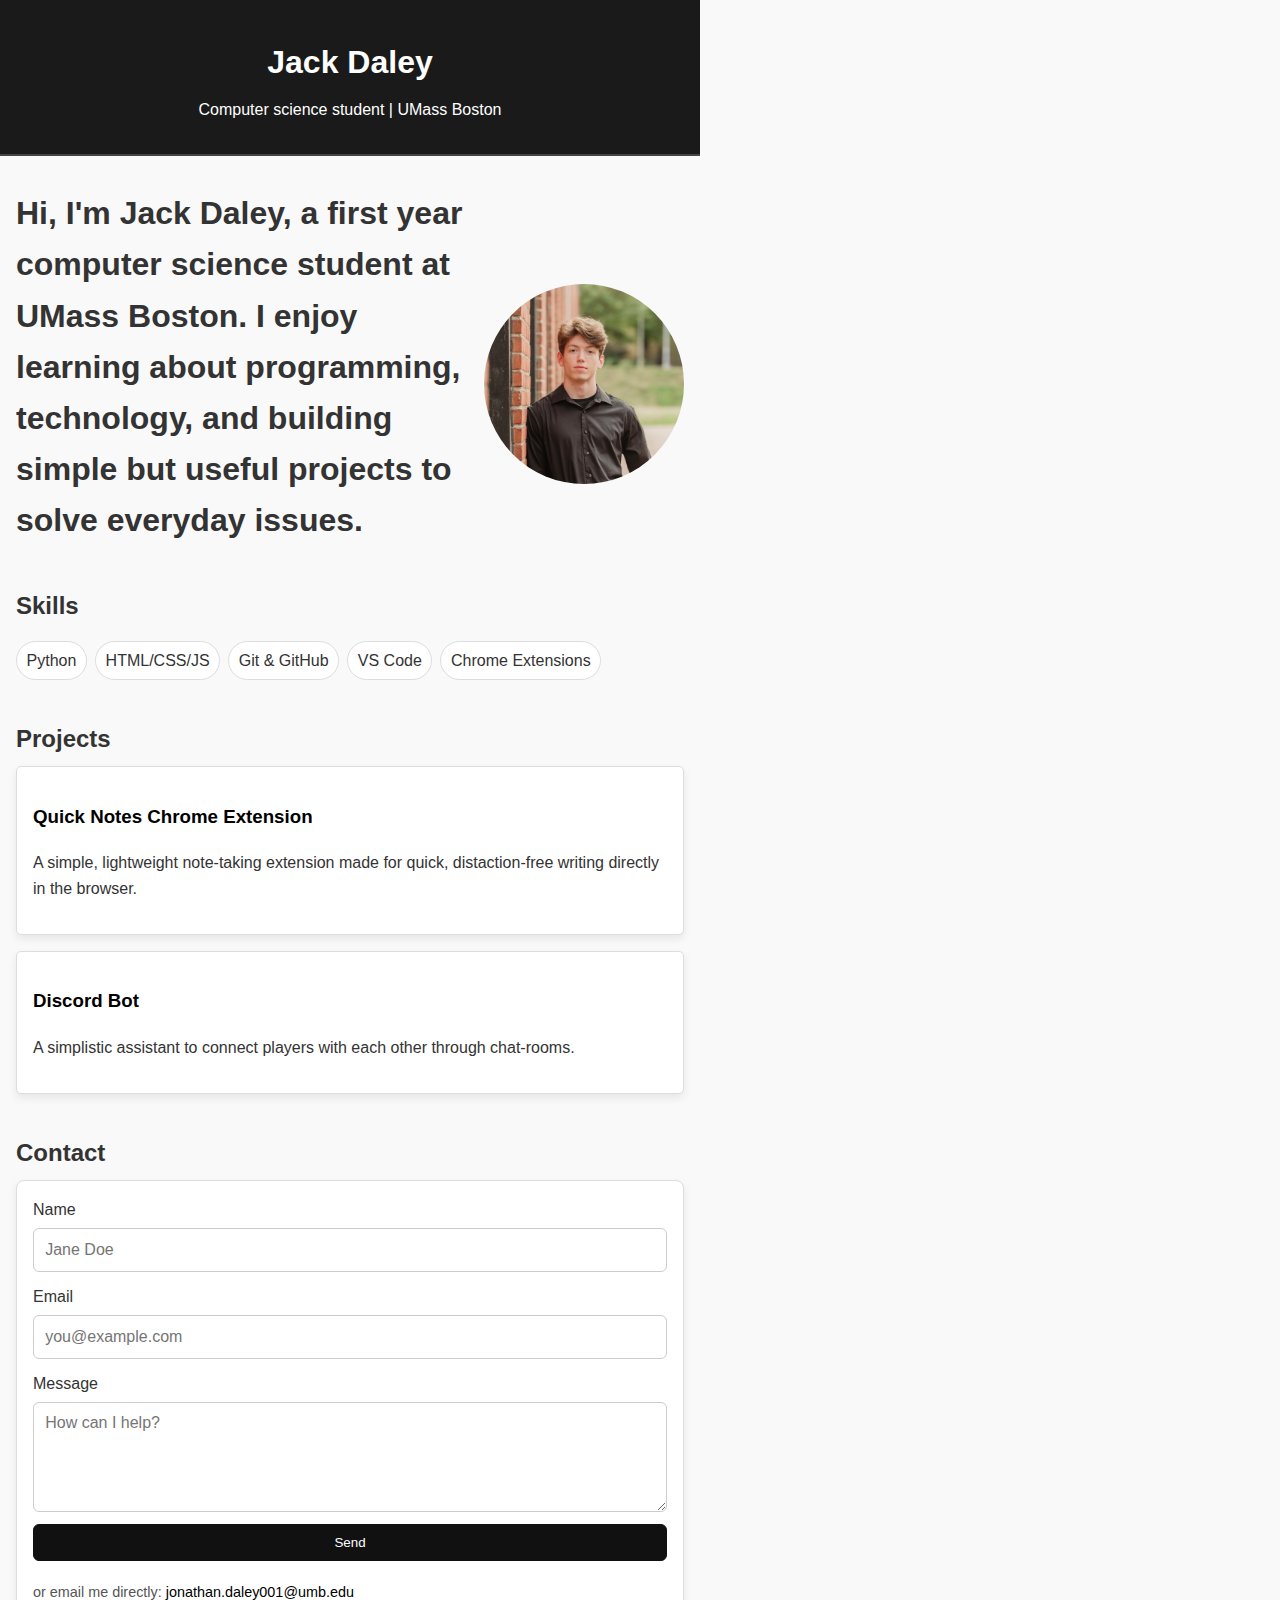
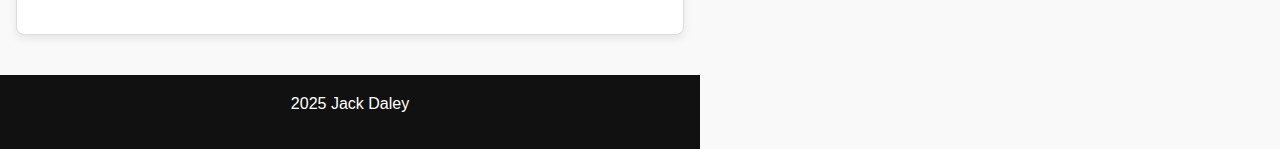
<file: index.html>
<!DOCTYPE html>
<html lang="en">
    <head class="site-header">
        <meta charset="UTF-8"/>
        <meta name="viewport" content="width=device-width, initial-scale=1.0"/>
        <title>Jack Daley</title>
        <link rel="stylesheet" href="style.css"/>
    </head>
    <body>
        <header>
            <h1>Jack Daley</h1>
            <p>Computer science student | UMass Boston</p>
        </header>

        <main>
            <section id="about">
                <img src="headshot.jpeg" alt="headshot of Jack Daley" id="headshot">
                <h1>Hi, I'm Jack Daley, a first year computer science student at UMass Boston. I enjoy learning about programming, technology, and building simple but useful projects to solve everyday issues.</h1>
            </section>

            <section id="skills">
            <h2>Skills</h2>
                <ul class="pill-list">
                    <li>Python</li>
                    <li>HTML/CSS/JS</li>
                    <li>Git & GitHub</li>
                    <li>VS Code</li>
                    <li>Chrome Extensions</li>
                </ul>
            </section>

            <section id="projects">
                <h2>Projects</h2>
                <div class="project">
                    <h3><a class="hot-link" href="https://chromewebstore.google.com/detail/quick-notes/eimjidfojckcgmcokeahijaokbchblld?authuser=0&hl=en&pli=1">Quick Notes Chrome Extension</a></h3>
                    <p>A simple, lightweight note-taking extension made for quick, distaction-free writing directly in the browser.</p>
                </div>

                <div class="project">
                    <h3><a class="hot-link" href="https://github.com/syntoniousrex/Discord.git">Discord Bot</a></h3>
                    <p>A simplistic assistant to connect players with each other through chat-rooms.</p>
                </div>
            </section>

            <section id="contact">
                <h2>Contact</h2>
                <form action="https://formsubmit.co/28d97f2ccdcb4e1146838cb0aec6c2b2" method="POST" class="contact" novalidate>
                    <input type="hidden" name="_captcha" value="false">
                    <input type="hidden" name="_subject" value="Website message from JackDaley.dev">
                    <input type="hidden" name="_next" value="https://jackrdaley.github.io/thank-you.html">
                    <input type="text" name="_honey" style="display:none" tabindex="-1" autocomplete="off">

                    <label for="name">Name
                    <input id="name" name="name" type="text" required autocomplete="name" placeholder="Jane Doe">
                    </label>

                    <label for="email">Email
                    <input id="email" name="email" type="email" required autocomplete="email" placeholder="you@example.com">
                    </label>

                    <label for="message">Message
                    <textarea id="message" name="message" rows="4" required placeholder="How can I help?"></textarea>
                    </label>

                    <button type="submit" formmethod="POST">Send</button>
                    <p class="contact-alt">or email me directly:
                    <a class="hot-link" href="mailto:jonathan.daley001@umb.edu">jonathan.daley001@umb.edu</a>
                    </p>
                </form>
                </section>
        </main>
        <footer>
            <p>2025 Jack Daley</p>
        </footer>
    </body>

</html>
</file>
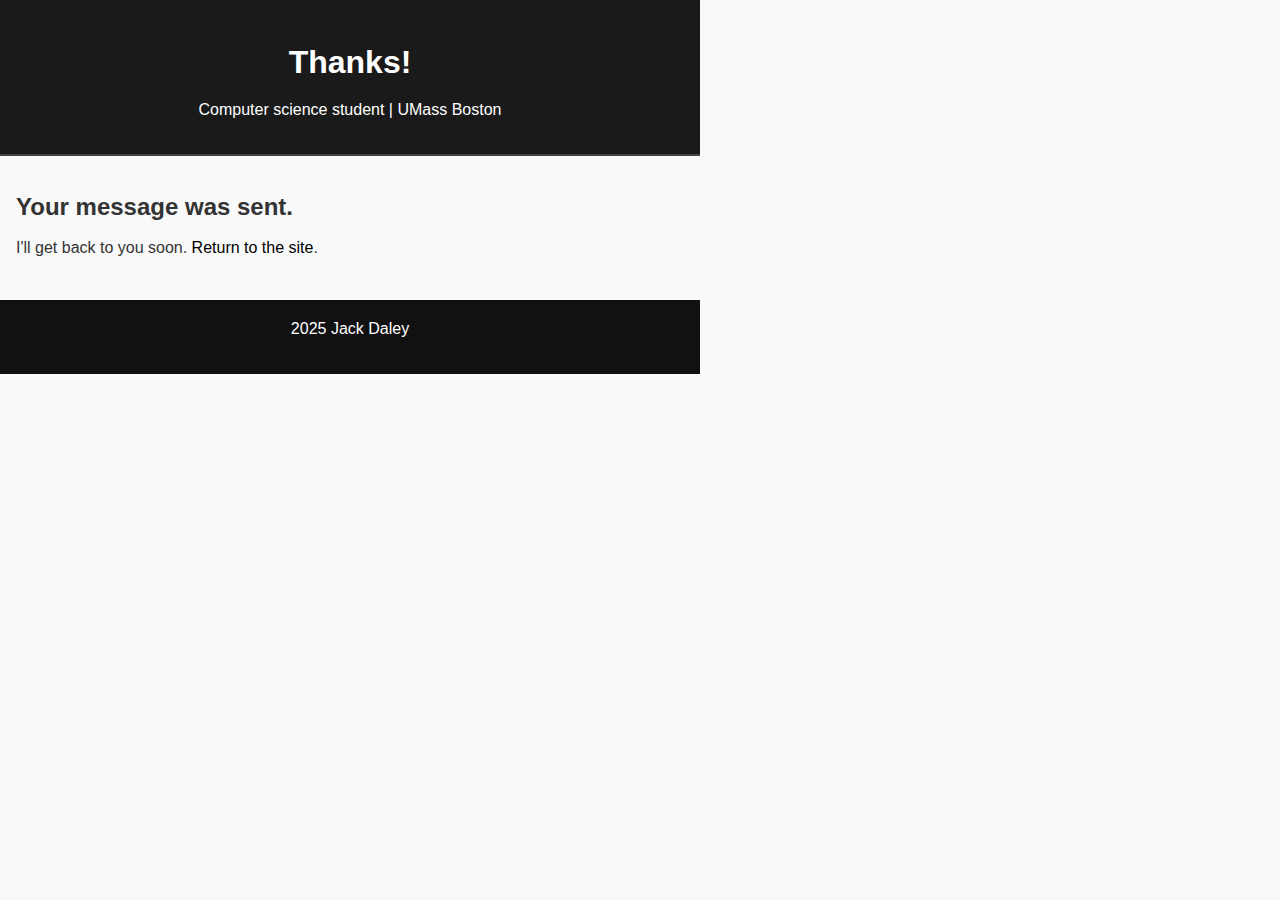
<file: thank-you.html>
<!DOCTYPE html>
<html lang="en">
    <head>
        <meta charset="UTF-8"/>
        <meta name="viewport" content="width=device-width, initial-scale=1.0"/>
        <title>Thanks!</title>
        <link rel="stylesheet" href="style.css"/>
    </head>
    <body>
        <header>
            <h1>Thanks!</h1>
            <p>Computer science student | UMass Boston</p>
        </header>

        <main>
            <section>
            <h2>Your message was sent.</h2>
            <p>I'll get back to you soon. <a class="hot-link" href="index.html">Return to the site</a>.</p>
            </section>
        </main>

        <footer>
            <p>2025 Jack Daley</p>
        </footer>
    </body>
</html>
</file>
<file: style.css>
html {
    scroll-behavior: smooth;
}

*, *::before, *::after { box-sizing: border-box; }

body {
    font-family: Arial, sans-serif;
    margin: 0;
    padding: 0;
    background-color: #f9f9f9;
    color: #333;
    max-width: 700px;
    line-height: 1.6;
}

header {
    background-color: #1a1a1a;
    color: white;
    text-align: center;
    padding: 1rem 0;
    border-bottom: 2px solid #444;
}

main {
    max-width: 800px;
    margin: 2rem auto;
    padding: 0 1rem;
}

#headshot {
    width: 200px;
    height: 200px;
    border-radius: 50%;
    display: block;
    margin: 6rem auto 1rem 1rem;
    float: right;
}

@media (max-width: 700px) {
    #headshot {
        float: none;
        margin: 1rem auto;
        display: block;
    }
}

section {
    margin-bottom: 2.5rem;
}


h1, h2 {
    margin-bottom: 0.5rem;
}

p {
    margin-top: 0;
}

footer {
    background-color: #111;
    color: white;
    text-align: center;
    padding: 1rem 0;
    margin-top: 2rem;
}

.project {
    background: white;
    border: 1px solid #ddd;
    border-radius: 5px;
    padding: 1rem;
    margin-bottom: 1rem;
    box-shadow: 0 4px 8px rgba(0, 0, 0, 0.08);
    transition: transform 0.2s ease;
}

.project:hover {
  transform: translateY(-3px);
}

.hot-link {
    -webkit-text-fill-color: black;
    text-decoration: none;
}

.hot-link:hover {
    text-decoration: underline;
}


.pill-list {
    list-style: none;
    padding: 0; display:
    flex; flex-wrap:
    wrap; gap: .5rem;
}
.pill-list li {
    background: white;
    border: 1px solid #ddd;
    border-radius: 999px;
    padding: .35rem .6rem;
}

.contact {
    display: grid;
    gap: .75rem;
    max-width: 600px;
}

.contact label {
    display: grid;
    gap: .25rem;
}

.contact input, .contact textarea {
    width: 100%;
    padding: .6rem .7rem;
    border: 1px solid #ccc;
    border-radius: 6px;
    font: inherit;
}

.contact button {
    padding: .6rem .9rem;
    border: 1px solid #111;
    background: #111;
    color: #fff;
    border-radius: 6px;
    cursor: pointer;
}

.contact {
    background: #fff;
    border: 1px solid #ddd;
    border-radius: 8px;
    padding: 1rem;
    box-shadow: 0 4px 8px rgba(0, 0, 0, 0.08);
    display: grid;
    gap: .75rem;
    width: 100%;
    max-width: 100%;
}

.contact label {
    gap: .35rem;
}

.contact input, .contact textarea {
    line-height: 1.4;
}

.contact input:focus, .contact textarea:focus {
    outline: none;
    border-color: #0078ff;
    box-shadow: 0 0 0 3px rgba(0,120,255,.15);
}

.contact button {
    transition: transform .12s ease, background .12s ease, box-shadow .12s ease;
}
.contact button:hover {
    background: #000;
    transform: translateY(-1px);
    box-shadow: 0 6px 14px rgba(0,0,0,.08);
}

.contact-alt {
    margin-top: .5rem;
    font-size: .9rem;
    color: #555;
}

.contact input,
.contact textarea,
.contact button {
    width: 100%;
    box-sizing: border-box;  /* ensures padding/border stay inside */
}
</file>
